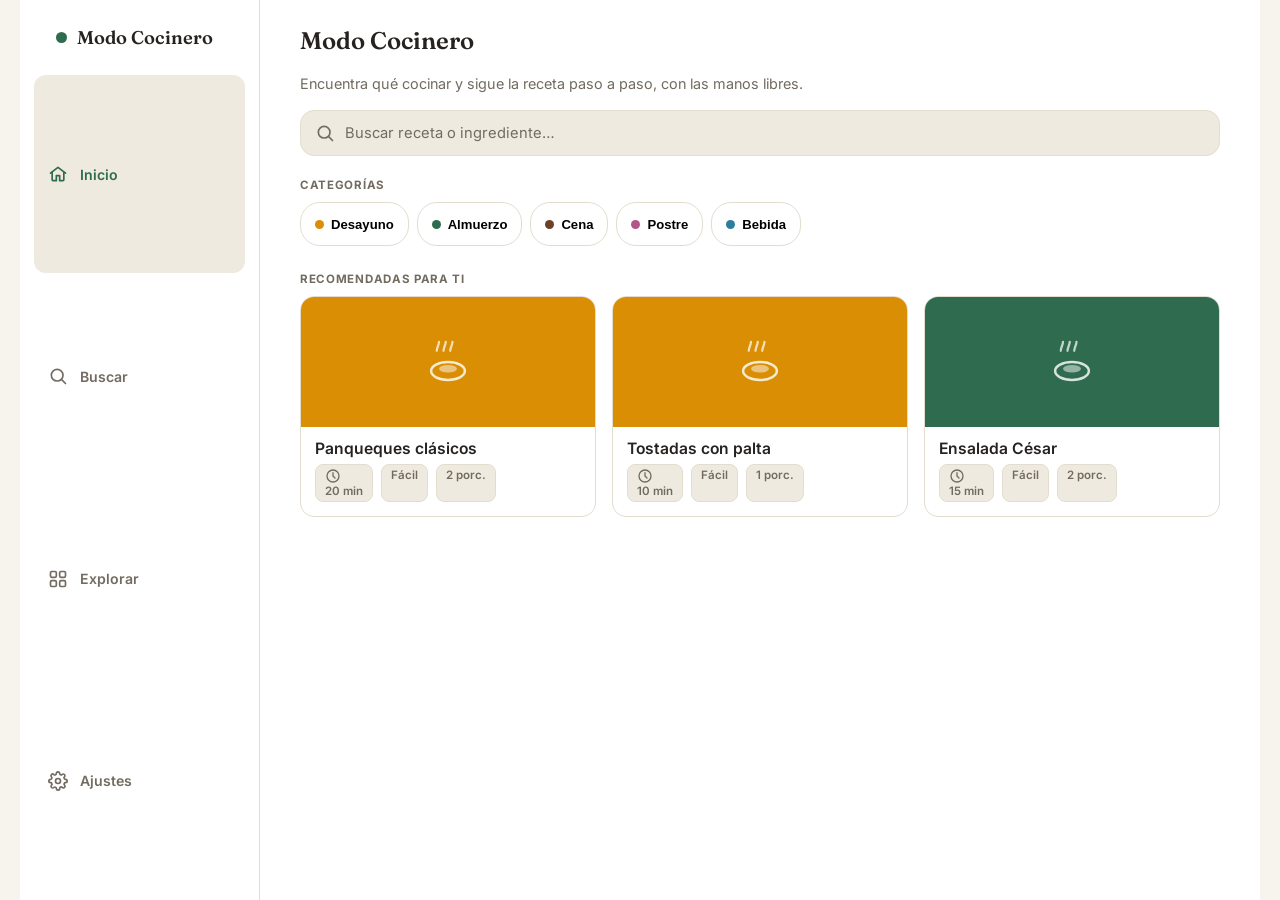
<file: index.html>
<!DOCTYPE html>
<html lang="es">
<head>
  <meta charset="UTF-8">
  <meta name="viewport" content="width=device-width, initial-scale=1">
  <title>Modo Cocinero</title>
  <link rel="preconnect" href="https://fonts.googleapis.com">
  <link href="https://fonts.googleapis.com/css2?family=Fraunces:wght@500;600;700&family=Inter:wght@400;500;600;700&family=IBM+Plex+Mono:wght@500;600&display=swap" rel="stylesheet">
  <link rel="stylesheet" href="./css/styles.css">
</head>
<body>
  <div class="app-shell" id="app"></div>
  <div id="toast"></div>
  <script type="module" src="./js/main.js"></script>
</body>
</html>
</file>
<file: css/styles.css>
:root{
    --bg:#F7F4EE;
    --surface:#FFFFFF;
    --surface-alt:#EFEAE0;
    --ink:#262220;
    --ink-muted:#726B60;
    --line:#E3DDCF;
    --primary:#2F6B4F;
    --primary-ink:#FFFFFF;
    --accent:#C24914;
    --accent-soft:#F5DCC9;
    --radius-lg:22px;
    --radius-md:14px;
    --radius-sm:9px;
    --scale:1;
    --shadow:0 10px 30px rgba(38,34,32,.10);
  }
  [data-theme="dark"]{
    --bg:#18160F;
    --surface:#221F19;
    --surface-alt:#2B2820;
    --ink:#F3EFE6;
    --ink-muted:#A79E8E;
    --line:#3A3529;
    --accent-soft:#402C1E;
    --shadow:0 10px 30px rgba(0,0,0,.35);
  }
  body.contrast{
    --ink-muted:var(--ink);
    --line:var(--ink);
  }
  body.contrast .btn-secondary, body.contrast .box, body.contrast .chip, body.contrast .cat-card{
    border-width:2px;
  }
  *{box-sizing:border-box;}
  html{ font-size:calc(16px * var(--scale)); }
  @media (prefers-reduced-motion: reduce){
    *{ animation-duration:.001ms !important; transition-duration:.001ms !important; }
  }
  body{
    margin:0;
    min-height:100dvh;
    background:var(--bg);
    color:var(--ink);
    font-family:'Inter',sans-serif;
    transition:background .25s ease, color .25s ease;
  }
  .app-shell{
    width:100%;
    min-height:100dvh;
    background:var(--surface);
    display:flex;
    flex-direction:column;
  }
  .main-col{
    flex:1;
    display:flex;
    flex-direction:column;
    min-width:0;
    width:100%;
    order:0;
  }
  .topbar{
    display:flex;
    align-items:center;
    gap:10px;
    padding:calc(18px + env(safe-area-inset-top)) 18px 12px;
    flex-shrink:0;
    position:sticky;
    top:0;
    background:var(--surface);
    z-index:5;
  }
  .topbar h1{
    font-family:'Fraunces',serif;
    font-weight:600;
    font-size:1.15rem;
    margin:0;
    flex:1;
  }
  .iconbtn{
    width:38px;height:38px;
    border-radius:50%;
    display:flex;align-items:center;justify-content:center;
    background:var(--surface-alt);
    border:1px solid var(--line);
    color:var(--ink);
    cursor:pointer;
    flex-shrink:0;
  }
  .iconbtn:hover{ background:var(--line); }
  .content{
    flex:1;
    width:100%;
    max-width:640px;
    padding:4px 18px 24px;
  }

  .tabbar{
    display:flex;
    border-top:1px solid var(--line);
    background:var(--surface);
    flex-shrink:0;
    padding:8px 6px calc(10px + env(safe-area-inset-bottom));
    position:sticky;
    bottom:0;
    z-index:5;
    order:1;
  }
  .tabbar.hide-mobile{ display:none; }
  .tab{
    flex:1;
    display:flex;
    flex-direction:column;
    align-items:center;
    gap:4px;
    padding:6px 0;
    border-radius:12px;
    cursor:pointer;
    color:var(--ink-muted);
    background:none;
    border:none;
    font-family:'Inter',sans-serif;
  }
  .tab.active{ color:var(--primary); }
  .tab span{ font-size:.68rem; font-weight:600; }
  .brand{ display:none; }

  svg{ display:block; }
  .tab svg, .iconbtn svg, .search-field svg, .meta-chip svg, .link-row .ic svg, .chev svg, .mic-btn svg, .celebrate .icon svg, .favorite-button svg{ display:block; }
  .favorite-button svg{ flex-shrink:0; }

  /* ---- Desktop / wide web layout (mobile-first: base styles above are mobile) ---- */
  @media (min-width:900px){
    body{ display:flex; }
    .app-shell{ flex-direction:row; max-width:1240px; margin:0 auto; }
    .brand{
      display:flex; align-items:center; gap:10px;
      padding:26px 22px 22px; font-family:'Fraunces',serif; font-weight:600; font-size:1.15rem;
    }
    .brand .dotmark{ width:11px;height:11px;border-radius:50%;background:var(--primary); }
    .tabbar{
      order:-1;
      flex-direction:column;
      width:240px;
      flex-shrink:0;
      border-top:none;
      border-right:1px solid var(--line);
      padding:0 14px 20px;
      position:sticky;
      top:0;
      height:100dvh;
      justify-content:flex-start;
      gap:4px;
    }
    .tabbar.hide-mobile{ display:flex; }
    .tab{
      flex-direction:row;
      justify-content:flex-start;
      gap:12px;
      padding:11px 14px;
      font-size:.88rem;
      font-weight:600;
    }
    .tab.active{ background:var(--surface-alt); }
    .tab span{ font-size:.88rem; }
    .topbar{ padding:26px 40px 14px; }
    .topbar h1{ font-size:1.5rem; }
    .content{ max-width:none; padding:4px 40px 48px; }
  }

  /* ---- typography helpers ---- */
  .eyebrow{ font-size:.72rem; font-weight:700; letter-spacing:.06em; text-transform:uppercase; color:var(--ink-muted); margin:22px 0 10px; }
  .eyebrow:first-child{ margin-top:6px; }
  h2.title{ font-family:'Fraunces',serif; font-weight:600; font-size:1.4rem; margin:6px 0 4px; }
  p.lead{ color:var(--ink-muted); font-size:.9rem; margin:0 0 18px; }

  /* ---- search ---- */
  .search-field{
    display:flex; align-items:center; gap:10px;
    background:var(--surface-alt);
    border:1px solid var(--line);
    border-radius:var(--radius-md);
    padding:12px 14px;
    margin-bottom:18px;
  }
  .search-field input{
    border:none; outline:none; background:none; flex:1;
    font-family:'Inter'; font-size:.92rem; color:var(--ink);
  }
  .search-field svg{ flex-shrink:0; color:var(--ink-muted); }

  .cards-grid{ display:flex; flex-direction:column; }
  .rows-list{ display:flex; flex-direction:column; }
  @media (min-width:700px){
    .cards-grid{ display:grid; grid-template-columns:repeat(auto-fill,minmax(220px,1fr)); gap:16px; }
    .cards-grid .recipe-card{ margin-bottom:0; }
    .rows-list{ display:grid; grid-template-columns:repeat(auto-fill,minmax(320px,1fr)); gap:4px 24px; }
    .cat-grid{ grid-template-columns:repeat(auto-fill,minmax(200px,1fr)); }
  }

  .recipe-detail-grid{ display:flex; flex-direction:column; }
  @media (min-width:800px){
    .recipe-detail-grid{ display:grid; grid-template-columns:380px 1fr; gap:36px; align-items:start; }
    .recipe-detail-grid .thumb{ margin-bottom:0 !important; position:sticky; top:100px; }
    .cook-center{ max-width:520px; margin:0 auto; width:100%; }
  }

  /* ---- category chips / cards ---- */
  .chip-row{ display:flex; gap:8px; overflow-x:auto; padding-bottom:4px; margin-bottom:6px; }
  .chip-row::-webkit-scrollbar{ height:0; }
  .chip{
    flex-shrink:0;
    display:flex; align-items:center; gap:7px;
    padding:9px 14px;
    border-radius:20px;
    border:1px solid var(--line);
    background:var(--surface);
    cursor:pointer;
    font-size:.82rem; font-weight:600;
    white-space:nowrap;
  }
  .chip .dot{ width:9px; height:9px; border-radius:50%; }
  .chip.active{ background:var(--ink); color:var(--surface); border-color:var(--ink); }

  .cat-grid{ display:grid; grid-template-columns:1fr 1fr; gap:12px; }
  .cat-card{
    border:1px solid var(--line);
    border-radius:var(--radius-md);
    padding:16px;
    cursor:pointer;
    display:flex; flex-direction:column; gap:20px;
    background:var(--surface);
  }
  .cat-card .dot{ width:14px; height:14px; border-radius:50%; }
  .cat-card b{ font-size:.9rem; }
  .cat-card small{ color:var(--ink-muted); font-size:.75rem; }

  /* ---- recipe thumbnail / hero ---- */
  .thumb{
    border-radius:var(--radius-md);
    display:flex; align-items:center; justify-content:center;
    flex-shrink:0;
  }
  .thumb svg{ opacity:.9; }

  /* ---- recipe list item (search / explore results) ---- */
  .recipe-row{
    display:flex; gap:12px;
    padding:10px 0;
    cursor:pointer;
    border-bottom:1px solid var(--line);
    align-items:center;
  }
  .recipe-row:last-child{ border-bottom:none; }
  .recipe-row .thumb{ width:64px; height:64px; }
  .recipe-row .info{ flex:1; min-width:0; }
  .recipe-row .info .name{ font-weight:600; font-size:.94rem; margin-bottom:4px; }
  .recipe-row .info .meta{ font-size:.76rem; color:var(--ink-muted); display:flex; gap:6px; align-items:center; flex-wrap:wrap; }
  .recipe-row .info .meta b{ color:var(--ink); }

  /* ---- recipe grid card (home recommendations) ---- */
  .recipe-card{
    border:1px solid var(--line);
    border-radius:var(--radius-md);
    overflow:hidden;
    cursor:pointer;
    margin-bottom:14px;
    background:var(--surface);
  }
  .recipe-card .thumb{ width:100%; height:130px; border-radius:0; }
  .recipe-card .body{ padding:12px 14px 14px; }
  .recipe-card .name{ font-weight:600; font-size:.98rem; margin-bottom:6px; }
  .recipe-card .meta{ display:flex; gap:8px; flex-wrap:wrap; }

  .meta-chip{
    font-size:.72rem; font-weight:600;
    padding:3px 9px;
    border-radius:8px;
    background:var(--surface-alt);
    color:var(--ink-muted);
    border:1px solid var(--line);
  }

  /* ---- common-region boxes ---- */
  .box{
    border:1px solid var(--line);
    border-radius:var(--radius-md);
    padding:6px 16px;
    margin-bottom:18px;
    background:var(--surface);
  }
  .box-row{
    display:flex; align-items:center; gap:10px;
    padding:11px 0;
    border-bottom:1px solid var(--line);
    font-size:.88rem;
  }
  .box-row:last-child{ border-bottom:none; }
  .box-row .bullet{ width:6px;height:6px;border-radius:50%;background:var(--primary); flex-shrink:0; }

  .macro-grid{ display:grid; grid-template-columns:1fr 1fr; }
  .macro-cell{ padding:14px 0; text-align:center; border-bottom:1px solid var(--line); }
  .macro-cell:nth-child(odd){ border-right:1px solid var(--line); }
  .macro-cell:nth-last-child(-n+2){ border-bottom:none; }
  .macro-cell b{ display:block; font-family:'IBM Plex Mono',monospace; font-size:1.05rem; }
  .macro-cell span{ font-size:.7rem; color:var(--ink-muted); text-transform:uppercase; letter-spacing:.04em; }

  /* ---- buttons ---- */
  .btn{
    display:flex; align-items:center; justify-content:center; gap:8px;
    border-radius:var(--radius-md);
    font-family:'Inter'; font-weight:600; font-size:.92rem;
    padding:14px; cursor:pointer; border:none;
    width:100%;
  }
  .btn-primary{ background:var(--primary); color:var(--primary-ink); }
  .btn-primary:hover{ filter:brightness(1.06); }
  .btn-secondary{ background:var(--surface); color:var(--ink); border:1px solid var(--line); }
  .btn-secondary:hover{ background:var(--surface-alt); }
  .btn-ghost{ background:none; color:var(--ink-muted); border:1px dashed var(--line); }
  .btn:focus-visible, .iconbtn:focus-visible, .chip:focus-visible, input:focus-visible{
    outline:2px solid var(--primary); outline-offset:2px;
  }

  /* ---- Modo Cocinero (cook screen) ---- */
  .cook-wrap{ display:flex; flex-direction:column; height:100%; }
  .dots{ display:flex; justify-content:center; gap:6px; margin:6px 0 18px; }
  .dot-step{ width:7px; height:7px; border-radius:50%; background:var(--line); transition:all .2s; }
  .dot-step.active{ width:20px; border-radius:4px; background:var(--primary); }
  .dot-step.done{ background:var(--primary); opacity:.4; }

  .cook-hero{ height:190px; border-radius:var(--radius-lg); display:flex; align-items:center; justify-content:center; margin-bottom:22px; }
  .cook-instruction{ font-family:'Fraunces',serif; font-size:1.35rem; font-weight:600; text-align:center; line-height:1.4; margin-bottom:22px; }

  .timer-box{
    border:1px solid var(--line);
    background:var(--surface-alt);
    border-radius:var(--radius-md);
    padding:16px;
    margin-bottom:22px;
    text-align:center;
  }
  .timer-value{ font-family:'IBM Plex Mono',monospace; font-size:2.1rem; font-weight:600; margin-bottom:10px; color:var(--accent); }
  .timer-actions{ display:flex; gap:8px; }
  .timer-actions button{ flex:1; }

  .mic-wrap{ display:flex; flex-direction:column; align-items:center; gap:8px; margin-bottom:22px; }
  .mic-btn{
    width:64px; height:64px; border-radius:50%;
    background:var(--primary); color:var(--primary-ink);
    display:flex; align-items:center; justify-content:center;
    cursor:pointer; border:none; position:relative;
  }
  .mic-btn.listening{ background:var(--accent); }
  .mic-ring{
    position:absolute; inset:-8px; border-radius:50%;
    border:2px solid var(--accent); opacity:0; 
  }
  .mic-btn.listening .mic-ring{ animation:pulse 1.1s ease-out infinite; }
  @keyframes pulse{
    0%{ opacity:.65; transform:scale(.9); }
    100%{ opacity:0; transform:scale(1.35); }
  }
  .mic-caption{ font-size:.72rem; color:var(--ink-muted); text-align:center; }
  .wave{ display:flex; align-items:center; gap:2px; height:14px; }
  .wave i{ width:3px; background:currentColor; border-radius:2px; display:block; }

  .cook-controls{ display:flex; gap:8px; margin-top:auto; padding-top:6px; }
  .cook-controls .btn{ flex:1; }

  /* ---- toast ---- */
  #toast{
    position:fixed; left:50%; bottom:26px; transform:translate(-50%,20px);
    background:var(--ink); color:var(--bg);
    padding:11px 18px; border-radius:24px; font-size:.82rem; font-weight:600;
    opacity:0; pointer-events:none; transition:all .25s ease; z-index:999;
    display:flex; align-items:center; gap:8px; max-width:90vw; text-align:center;
  }
  #toast.show{ opacity:1; transform:translate(-50%,0); }

  /* ---- settings ---- */
  .setting-row{ display:flex; align-items:center; justify-content:space-between; gap:10px; padding:14px 0; border-bottom:1px solid var(--line); }
  .setting-row:last-child{ border-bottom:none; }
  .setting-row .label{ flex:1; }
  .setting-row .label b{ display:block; font-size:.9rem; margin-bottom:2px; }
  .setting-row .label small{ color:var(--ink-muted); font-size:.75rem; }

  .switch{ width:44px; height:26px; border-radius:14px; background:var(--line); position:relative; cursor:pointer; flex-shrink:0; border:none; }
  .switch.on{ background:var(--primary); }
  .switch::after{ content:""; position:absolute; top:3px; left:3px; width:20px; height:20px; border-radius:50%; background:#fff; transition:transform .18s ease; }
  .switch.on::after{ transform:translateX(18px); }

  .segmented{ display:flex; border:1px solid var(--line); border-radius:10px; overflow:hidden; flex-shrink:0; }
  .segmented button{ border:none; background:var(--surface); padding:7px 12px; font-size:.76rem; font-weight:600; color:var(--ink-muted); cursor:pointer; font-family:'Inter'; }
  .segmented button.active{ background:var(--ink); color:var(--surface); }

  .slider{ width:100%; accent-color:var(--primary); }

  .link-row{ display:flex; align-items:center; gap:12px; padding:15px 0; border-bottom:1px solid var(--line); cursor:pointer; }
  .link-row:last-child{ border-bottom:none; }
  .link-row .ic{ width:38px;height:38px;border-radius:10px; background:var(--surface-alt); display:flex;align-items:center;justify-content:center; flex-shrink:0; }
  .link-row .txt b{ display:block; font-size:.9rem; }
  .link-row .txt small{ color:var(--ink-muted); font-size:.75rem; }
  .link-row .chev{ margin-left:auto; color:var(--ink-muted); }

  /* ---- completed screen ---- */
  .celebrate{ text-align:center; padding:40px 6px 20px; }
  .celebrate .icon{ width:76px;height:76px;border-radius:50%; background:var(--primary); color:var(--primary-ink); display:flex; align-items:center; justify-content:center; margin:0 auto 18px; }
  .celebrate h2{ font-family:'Fraunces',serif; font-size:1.4rem; margin-bottom:6px; }
  .celebrate p{ color:var(--ink-muted); font-size:.88rem; margin-bottom:28px; }

  .empty-state{ text-align:center; padding:50px 10px; color:var(--ink-muted); }
  .empty-state svg{ margin-bottom:14px; opacity:.6; }
  .empty-state b{ display:block; color:var(--ink); margin-bottom:4px; }

  /**/
  button:focus-visible,
  input:focus-visible,
  select:focus-visible {
    outline: 3px solid var(--primary);
    outline-offset: 3px;
  }

  /* tamaño mínimo de botones*/
  button {
    min-height: 44px;
  }

  /*botones pequeños*/
  .btn,
  .iconbtn,
  .mic-btn,
  .tab {
    min-height: 44px;
  }

/* ===== Reparaciones y componentes de la versión modular ===== */
.search-button{
  width:100%;
  color:var(--ink-muted);
  font-family:'Inter',sans-serif;
  font-size:.92rem;
  text-align:left;
  cursor:pointer;
}
.search-button span{ flex:1; }
.pending-box{ padding:16px; }
.pending-box .eyebrow{ margin-top:0; }
.recipe-hero{ width:100%; height:190px; border-radius:var(--radius-lg); margin-bottom:16px; }
.favorite-button{ margin-bottom:10px; }
.servings-control strong{ min-width:40px; display:flex; align-items:center; justify-content:center; font-size:.84rem; }
.filter-row{
  display:flex;
  align-items:center;
  justify-content:space-between;
  gap:12px;
  margin:14px 0;
  padding:10px 12px;
  border:1px solid var(--line);
  border-radius:var(--radius-md);
  background:var(--surface-alt);
  font-size:.82rem;
  font-weight:600;
}
.filter-row select{
  border:1px solid var(--line);
  border-radius:9px;
  padding:8px 10px;
  background:var(--surface);
  color:var(--ink);
  font-family:'Inter',sans-serif;
}

.time-intro{ margin-bottom:12px; }
.time-editor{ padding:0 16px; overflow:hidden; }
.time-editor-row{ padding:15px 0; border-bottom:1px solid var(--line); }
.time-editor-row:last-child{ border-bottom:none; }
.time-editor-head{ display:flex; align-items:flex-start; gap:11px; margin-bottom:11px; }
.time-step-number{
  width:30px;
  height:30px;
  border-radius:50%;
  display:flex;
  align-items:center;
  justify-content:center;
  flex-shrink:0;
  background:var(--surface-alt);
  color:var(--primary);
  font-family:'IBM Plex Mono',monospace;
  font-weight:700;
  font-size:.78rem;
}
.time-editor-text{ flex:1; min-width:0; }
.time-editor-text b{ display:block; font-size:.86rem; line-height:1.35; margin-bottom:3px; }
.time-editor-text small{ display:block; color:var(--ink-muted); font-size:.72rem; }
.time-current{ font-family:'IBM Plex Mono',monospace; color:var(--accent); font-weight:700; white-space:nowrap; }
.time-direct-entry{ display:flex; align-items:center; gap:7px; flex-wrap:wrap; padding-left:41px; }
.time-number-input,
.time-unit-select{
  border:1px solid var(--line);
  background:var(--surface);
  color:var(--ink);
  border-radius:10px;
  padding:10px 11px;
  font-family:'Inter',sans-serif;
  font-size:.82rem;
}
.time-number-input{ width:86px; }
.time-unit-select{ width:78px; }
.time-direct-entry .btn{ width:auto; min-width:92px; padding:10px 12px; font-size:.78rem; }
.time-reset-all{ margin-top:-7px; margin-bottom:18px; }

.timer-hint{ color:var(--ink-muted); font-size:.74rem; line-height:1.4; margin:0 0 10px; }
.timer-status{
  display:inline-flex;
  align-items:center;
  justify-content:center;
  min-height:32px;
  padding:6px 11px;
  margin:0 0 12px;
  border:1px solid var(--line);
  border-radius:18px;
  background:var(--surface);
  color:var(--ink-muted);
  font-size:.75rem;
  font-weight:700;
}
.timer-status.active{ color:var(--accent); border-color:var(--accent); }
.timer-status.success{ color:var(--primary); border-color:var(--primary); }
.ready-button{
  margin-top:10px;
  background:var(--accent-soft);
  color:var(--accent);
  border:1px solid var(--accent);
}
.ready-button:hover{ filter:brightness(1.03); }
.ready-button.ready{ background:var(--primary); color:var(--primary-ink); border-color:var(--primary); }
.mic-btn.active:not(.listening){ box-shadow:0 0 0 5px color-mix(in srgb, var(--primary) 20%, transparent); }
.mic-ring{ display:block; }
.command-row{ align-items:flex-start; }
.command-row span:last-child{ display:flex; flex-direction:column; gap:3px; }
.command-row small{ color:var(--ink-muted); font-size:.73rem; }
.volume-row{ flex-direction:column; align-items:stretch; }
.link-row{ width:100%; border-left:none; border-right:none; border-top:none; background:transparent; color:var(--ink); text-align:left; }
.cat-card{ text-align:left; color:var(--ink); }
.recipe-card, .recipe-row{ color:var(--ink); }
.btn:disabled, button:disabled{ cursor:not-allowed; opacity:.5; }

@media (max-width:480px){
  .time-direct-entry{ padding-left:0; }
  .time-number-input{ flex:1; min-width:72px; }
  .time-unit-select{ flex:1; min-width:72px; }
  .time-direct-entry .btn{ flex:1; }
  .time-editor-head{ flex-wrap:wrap; }
  .time-current{ margin-left:41px; }
}
</file>
